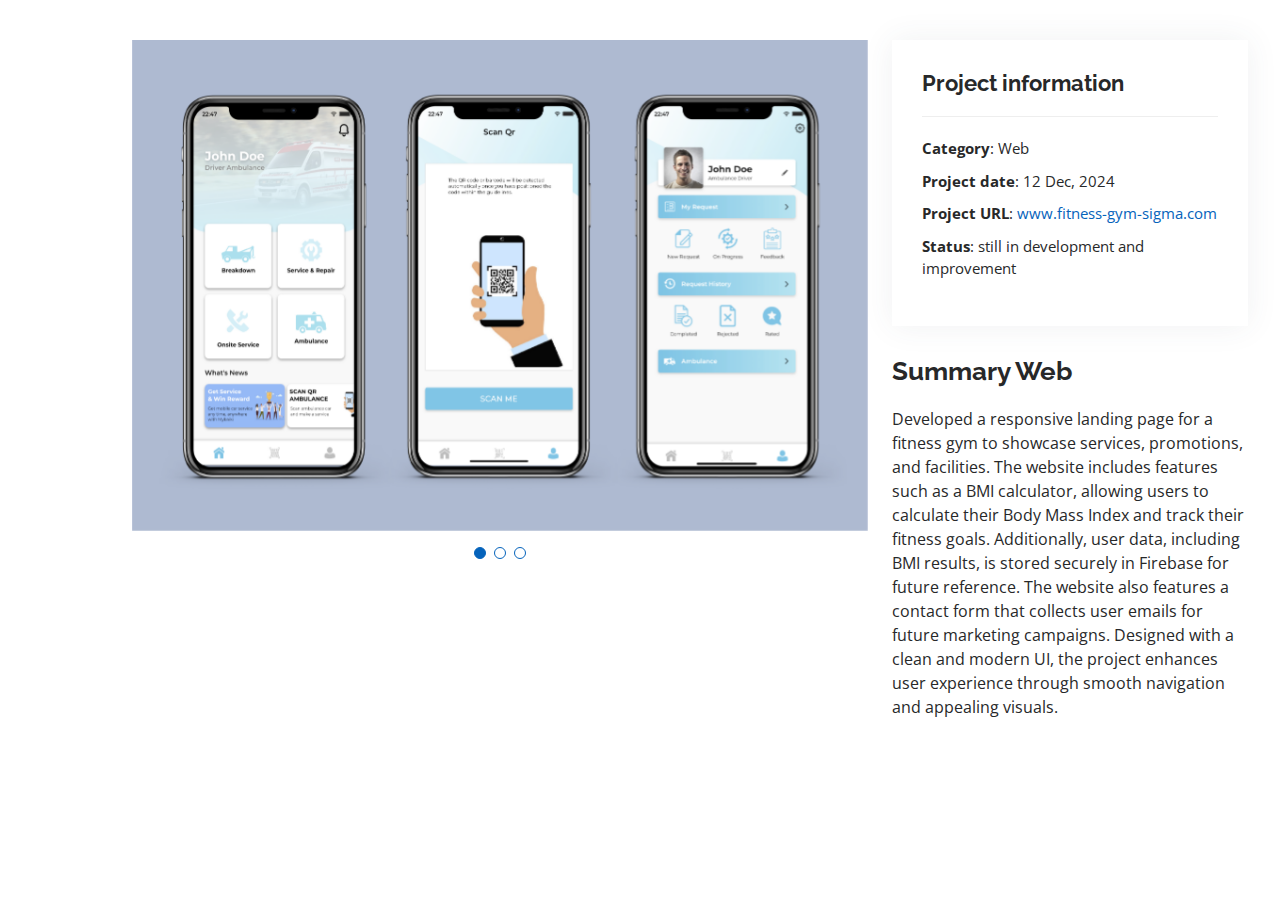
<file: portfolio-details-Fitness-gym.html>
<!DOCTYPE html>
<html lang="en">

<head>
  <meta charset="utf-8">
  <meta content="width=device-width, initial-scale=1.0" name="viewport">

  <title>Portfolio Details - Personal Bootstrap Template</title>
  <meta content="" name="description">
  <meta content="" name="keywords">

  <!-- Favicons -->
  <link href="assets/img/favicon.png" rel="icon">
  <link href="assets/img/apple-touch-icon.png" rel="apple-touch-icon">

  <!-- Google Fonts -->
  <link href="https://fonts.googleapis.com/css?family=Open+Sans:300,300i,400,400i,600,600i,700,700i|Raleway:300,300i,400,400i,500,500i,600,600i,700,700i|Poppins:300,300i,400,400i,500,500i,600,600i,700,700i" rel="stylesheet">

  <!-- Vendor CSS Files -->
  <link href="assets/vendor/aos/aos.css" rel="stylesheet">
  <link href="assets/vendor/bootstrap/css/bootstrap.min.css" rel="stylesheet">
  <link href="assets/vendor/bootstrap-icons/bootstrap-icons.css" rel="stylesheet">
  <link href="assets/vendor/boxicons/css/boxicons.min.css" rel="stylesheet">
  <link href="assets/vendor/glightbox/css/glightbox.min.css" rel="stylesheet">
  <link href="assets/vendor/swiper/swiper-bundle.min.css" rel="stylesheet">

  <!-- Template Main CSS File -->
  <link href="assets/css/style.css" rel="stylesheet">

</head>

<body>

  <main id="main">

    <!-- ======= Portfolio Details Section ======= -->
    <section id="portfolio-details" class="portfolio-details">
      <div class="container">

        <div class="row gy-4">

          <div class="col-lg-8">
            <div class="portfolio-details-slider swiper">
              <div class="swiper-wrapper align-items-center">

                <div class="swiper-slide">
                  <img src="assets/img/portfolio/mybaiki-wireframe.png" alt="">
                </div>

                <div class="swiper-slide">
                  <img src="assets/img/portfolio/mybaiki-wireframe.png" alt="">
                </div>

                <div class="swiper-slide">
                  <img src="assets/img/portfolio/mybaiki-wireframe.png" alt="">
                </div>

              </div>
              <div class="swiper-pagination"></div>
            </div>
          </div>

          <div class="col-lg-4">
            <div class="portfolio-info">
              <h3>Project information</h3>
              <ul>
                <li><strong>Category</strong>: Web</li>
                <li><strong>Project date</strong>: 12 Dec, 2024</li>
                <li><strong>Project URL</strong>: <a href="https://fitness-gym-sigma.vercel.app/">www.fitness-gym-sigma.com</a></li>
                <li><strong>Status</strong>: still in development and improvement</li>
              </ul>
            </div>
            <div class="portfolio-description">
              <h2>Summary Web</h2>
              <p>
                Developed a responsive landing page for a fitness gym to showcase services, promotions, and facilities. The website includes features such as a BMI calculator, allowing users to calculate their Body Mass Index and track their fitness goals. Additionally, user data, including BMI results, is stored securely in Firebase for future reference. The website also features a contact form that collects user emails for future marketing campaigns. Designed with a clean and modern UI, the project enhances user experience through smooth navigation and appealing visuals.
              </p>
            </div>
          </div>

        </div>

      </div>
    </section><!-- End Portfolio Details Section -->

  </main><!-- End #main -->

  <div id="preloader"></div>
  <a href="#" class="back-to-top d-flex align-items-center justify-content-center"><i class="bi bi-arrow-up-short"></i></a>

  <!-- Vendor JS Files -->
  <script src="assets/vendor/purecounter/purecounter_vanilla.js"></script>
  <script src="assets/vendor/aos/aos.js"></script>
  <script src="assets/vendor/bootstrap/js/bootstrap.bundle.min.js"></script>
  <script src="assets/vendor/glightbox/js/glightbox.min.js"></script>
  <script src="assets/vendor/isotope-layout/isotope.pkgd.min.js"></script>
  <script src="assets/vendor/swiper/swiper-bundle.min.js"></script>
  <script src="assets/vendor/typed.js/typed.umd.js"></script>
  <script src="assets/vendor/waypoints/noframework.waypoints.js"></script>
  <script src="assets/vendor/php-email-form/validate.js"></script>

  <!-- Template Main JS File -->
  <script src="assets/js/main.js"></script>

</body>

</html>
</file>
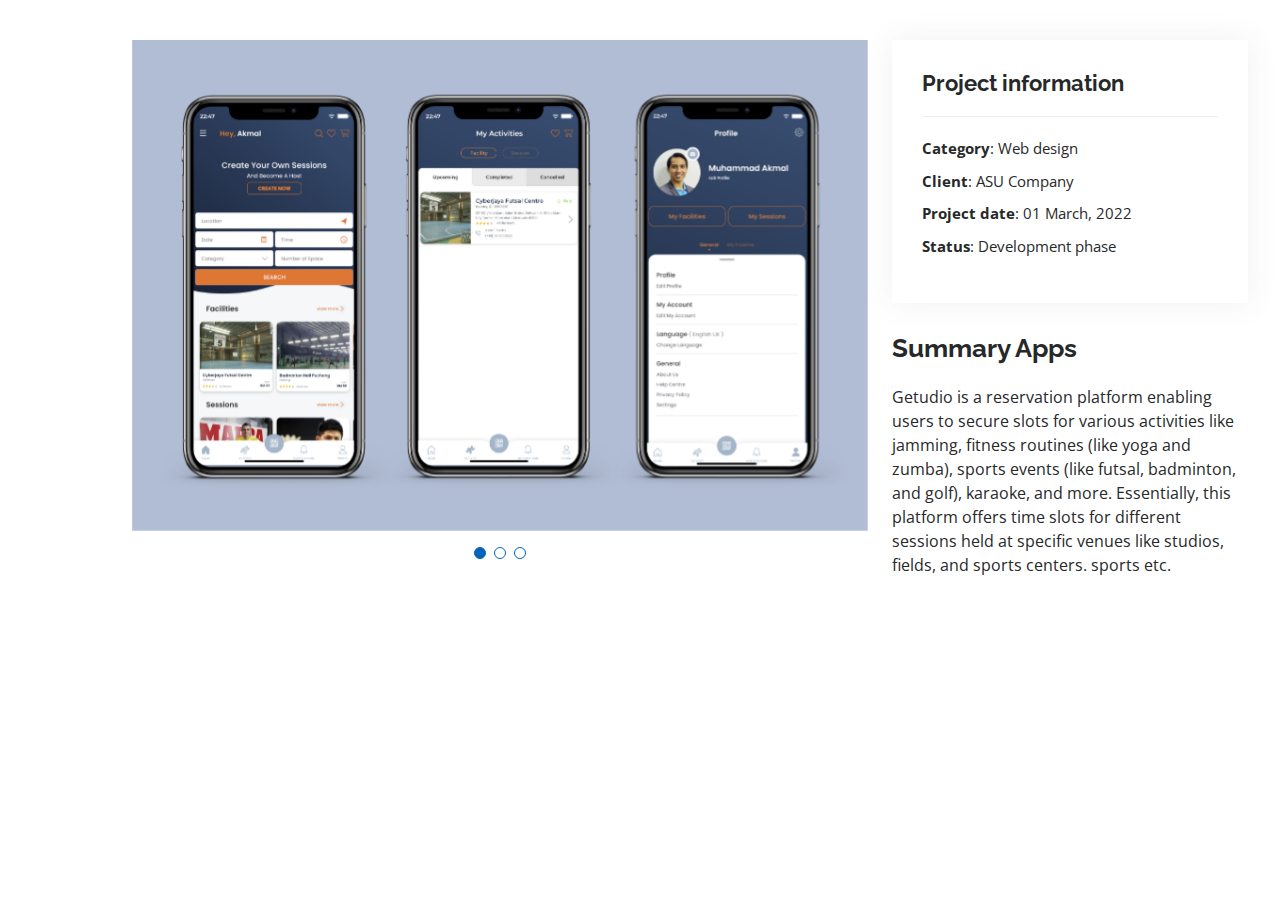
<file: portfolio-details-getudio.html>
<!DOCTYPE html>
<html lang="en">

<head>
  <meta charset="utf-8">
  <meta content="width=device-width, initial-scale=1.0" name="viewport">

  <title>Portfolio Details - Personal Bootstrap Template</title>
  <meta content="" name="description">
  <meta content="" name="keywords">

  <!-- Favicons -->
  <link href="assets/img/favicon.png" rel="icon">
  <link href="assets/img/apple-touch-icon.png" rel="apple-touch-icon">

  <!-- Google Fonts -->
  <link href="https://fonts.googleapis.com/css?family=Open+Sans:300,300i,400,400i,600,600i,700,700i|Raleway:300,300i,400,400i,500,500i,600,600i,700,700i|Poppins:300,300i,400,400i,500,500i,600,600i,700,700i" rel="stylesheet">

  <!-- Vendor CSS Files -->
  <link href="assets/vendor/aos/aos.css" rel="stylesheet">
  <link href="assets/vendor/bootstrap/css/bootstrap.min.css" rel="stylesheet">
  <link href="assets/vendor/bootstrap-icons/bootstrap-icons.css" rel="stylesheet">
  <link href="assets/vendor/boxicons/css/boxicons.min.css" rel="stylesheet">
  <link href="assets/vendor/glightbox/css/glightbox.min.css" rel="stylesheet">
  <link href="assets/vendor/swiper/swiper-bundle.min.css" rel="stylesheet">

  <!-- Template Main CSS File -->
  <link href="assets/css/style.css" rel="stylesheet">
</head>

<body>

  <main id="main">

    <!-- ======= Portfolio Details Section ======= -->
    <section id="portfolio-details" class="portfolio-details">
      <div class="container">

        <div class="row gy-4">

          <div class="col-lg-8">
            <div class="portfolio-details-slider swiper">
              <div class="swiper-wrapper align-items-center">

                <div class="swiper-slide">
                  <img src="assets/img/portfolio/getudio-wireframe.png" alt="">
                </div>

                <div class="swiper-slide">
                  <img src="assets/img/portfolio/getudio-wireframe.png" alt="">
                </div>

                <div class="swiper-slide">
                  <img src="assets/img/portfolio/getudio-wireframe.png" alt="">
                </div>

              </div>
              <div class="swiper-pagination"></div>
            </div>
          </div>

          <div class="col-lg-4">
            <div class="portfolio-info">
              <h3>Project information</h3>
              <ul>
                <li><strong>Category</strong>: Web design</li>
                <li><strong>Client</strong>: ASU Company</li>
                <li><strong>Project date</strong>: 01 March, 2022</li>
                <li><strong>Status</strong>: Development phase</li>
              </ul>
            </div>
            <div class="portfolio-description">
              <h2>Summary Apps</h2>
              <p>
              Getudio is a reservation platform enabling users to secure slots for various activities like jamming, fitness routines
              (like yoga and zumba), sports events (like futsal, badminton, and golf), karaoke, and more. Essentially, this platform
              offers time slots for different sessions held at specific venues like studios, fields, and sports centers.
              sports etc.

              </p>
            </div>
          </div>

        </div>

      </div>
    </section><!-- End Portfolio Details Section -->

  </main><!-- End #main -->

  <div id="preloader"></div>
  <a href="#" class="back-to-top d-flex align-items-center justify-content-center"><i class="bi bi-arrow-up-short"></i></a>

  <!-- Vendor JS Files -->
  <script src="assets/vendor/purecounter/purecounter_vanilla.js"></script>
  <script src="assets/vendor/aos/aos.js"></script>
  <script src="assets/vendor/bootstrap/js/bootstrap.bundle.min.js"></script>
  <script src="assets/vendor/glightbox/js/glightbox.min.js"></script>
  <script src="assets/vendor/isotope-layout/isotope.pkgd.min.js"></script>
  <script src="assets/vendor/swiper/swiper-bundle.min.js"></script>
  <script src="assets/vendor/typed.js/typed.umd.js"></script>
  <script src="assets/vendor/waypoints/noframework.waypoints.js"></script>
  <script src="assets/vendor/php-email-form/validate.js"></script>

  <!-- Template Main JS File -->
  <script src="assets/js/main.js"></script>

</body>

</html>
</file>
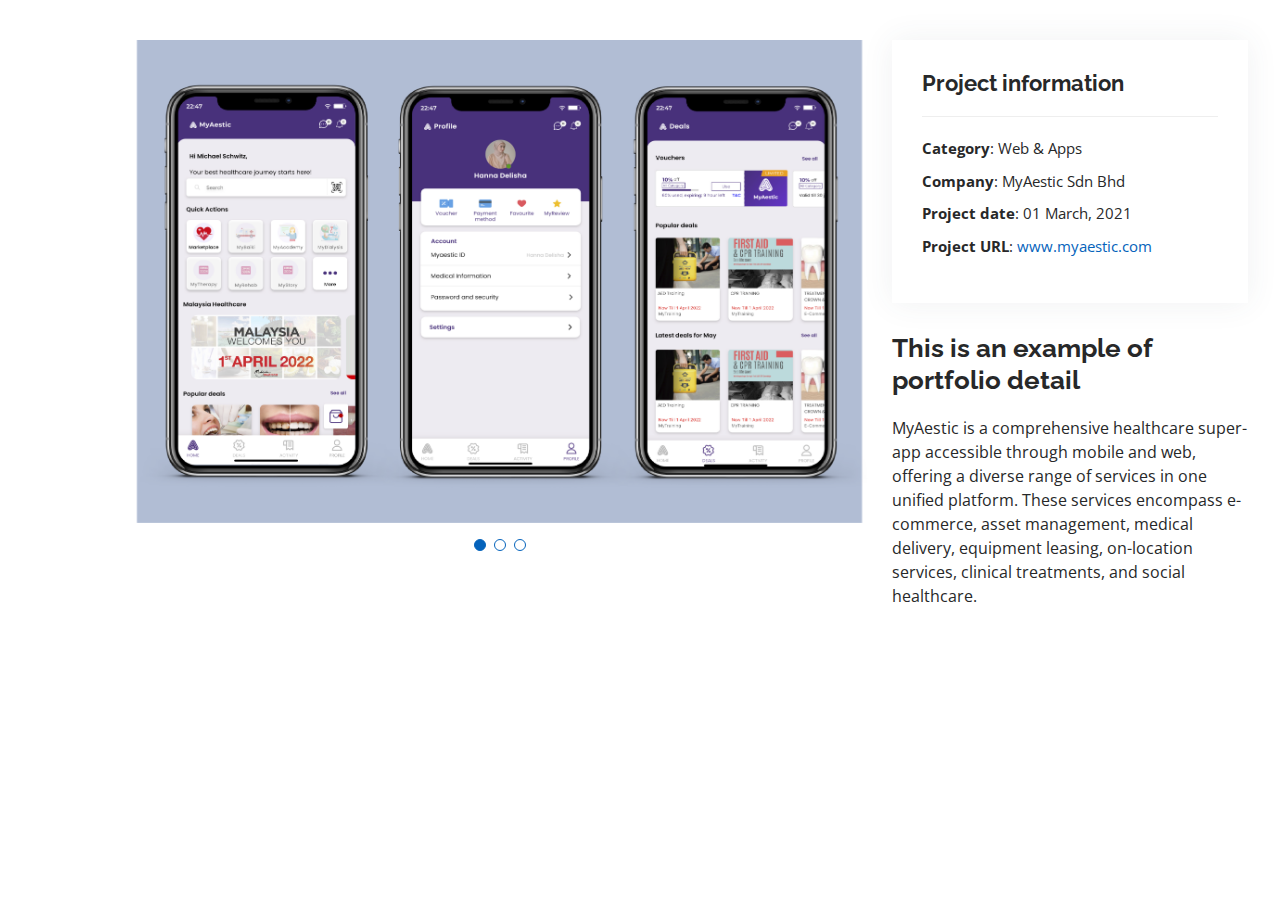
<file: portfolio-details-myaestic.html>
<!DOCTYPE html>
<html lang="en">

<head>
  <meta charset="utf-8">
  <meta content="width=device-width, initial-scale=1.0" name="viewport">

  <title>Portfolio Details - Personal Bootstrap Template</title>
  <meta content="" name="description">
  <meta content="" name="keywords">

  <!-- Favicons -->
  <link href="assets/img/favicon.png" rel="icon">
  <link href="assets/img/apple-touch-icon.png" rel="apple-touch-icon">

  <!-- Google Fonts -->
  <link href="https://fonts.googleapis.com/css?family=Open+Sans:300,300i,400,400i,600,600i,700,700i|Raleway:300,300i,400,400i,500,500i,600,600i,700,700i|Poppins:300,300i,400,400i,500,500i,600,600i,700,700i" rel="stylesheet">

  <!-- Vendor CSS Files -->
  <link href="assets/vendor/aos/aos.css" rel="stylesheet">
  <link href="assets/vendor/bootstrap/css/bootstrap.min.css" rel="stylesheet">
  <link href="assets/vendor/bootstrap-icons/bootstrap-icons.css" rel="stylesheet">
  <link href="assets/vendor/boxicons/css/boxicons.min.css" rel="stylesheet">
  <link href="assets/vendor/glightbox/css/glightbox.min.css" rel="stylesheet">
  <link href="assets/vendor/swiper/swiper-bundle.min.css" rel="stylesheet">

  <!-- Template Main CSS File -->
  <link href="assets/css/style.css" rel="stylesheet">

</head>

<body>

  <main id="main">

    <!-- ======= Portfolio Details Section ======= -->
    <section id="portfolio-details" class="portfolio-details">
      <div class="container">

        <div class="row gy-4">

          <div class="col-lg-8">
            <div class="portfolio-details-slider swiper">
              <div class="swiper-wrapper align-items-center">

                <div class="swiper-slide">
                  <img src="assets/img/portfolio/MyAestic.png" alt="">
                </div>

                <div class="swiper-slide">
                  <img src="assets/img/portfolio/MyAestic.png" alt="">
                </div>

                <div class="swiper-slide">
                  <img src="assets/img/portfolio/MyAestic.png" alt="">
                </div>

              </div>
              <div class="swiper-pagination"></div>
            </div>
          </div>

          <div class="col-lg-4">
            <div class="portfolio-info">
              <h3>Project information</h3>
              <ul>
                <li><strong>Category</strong>: Web & Apps</li>
                <li><strong>Company</strong>: MyAestic Sdn Bhd</li>
                <li><strong>Project date</strong>: 01 March, 2021</li>
                <li><strong>Project URL</strong>: <a href="https://www.myaestic.com/">www.myaestic.com</a></li>
              </ul>
            </div>
            <div class="portfolio-description">
              <h2>This is an example of portfolio detail</h2>
              <p>
                MyAestic is a comprehensive healthcare super-app accessible through mobile and web, offering a diverse range of services
                in one unified platform. These services encompass e-commerce, asset management, medical delivery, equipment leasing,
                on-location services, clinical treatments, and social healthcare.
              </p>
            </div>
          </div>

        </div>

      </div>
    </section><!-- End Portfolio Details Section -->

  </main><!-- End #main -->

  <div id="preloader"></div>
  <a href="#" class="back-to-top d-flex align-items-center justify-content-center"><i class="bi bi-arrow-up-short"></i></a>

  <!-- Vendor JS Files -->
  <script src="assets/vendor/purecounter/purecounter_vanilla.js"></script>
  <script src="assets/vendor/aos/aos.js"></script>
  <script src="assets/vendor/bootstrap/js/bootstrap.bundle.min.js"></script>
  <script src="assets/vendor/glightbox/js/glightbox.min.js"></script>
  <script src="assets/vendor/isotope-layout/isotope.pkgd.min.js"></script>
  <script src="assets/vendor/swiper/swiper-bundle.min.js"></script>
  <script src="assets/vendor/typed.js/typed.umd.js"></script>
  <script src="assets/vendor/waypoints/noframework.waypoints.js"></script>
  <script src="assets/vendor/php-email-form/validate.js"></script>

  <!-- Template Main JS File -->
  <script src="assets/js/main.js"></script>

</body>

</html>
</file>
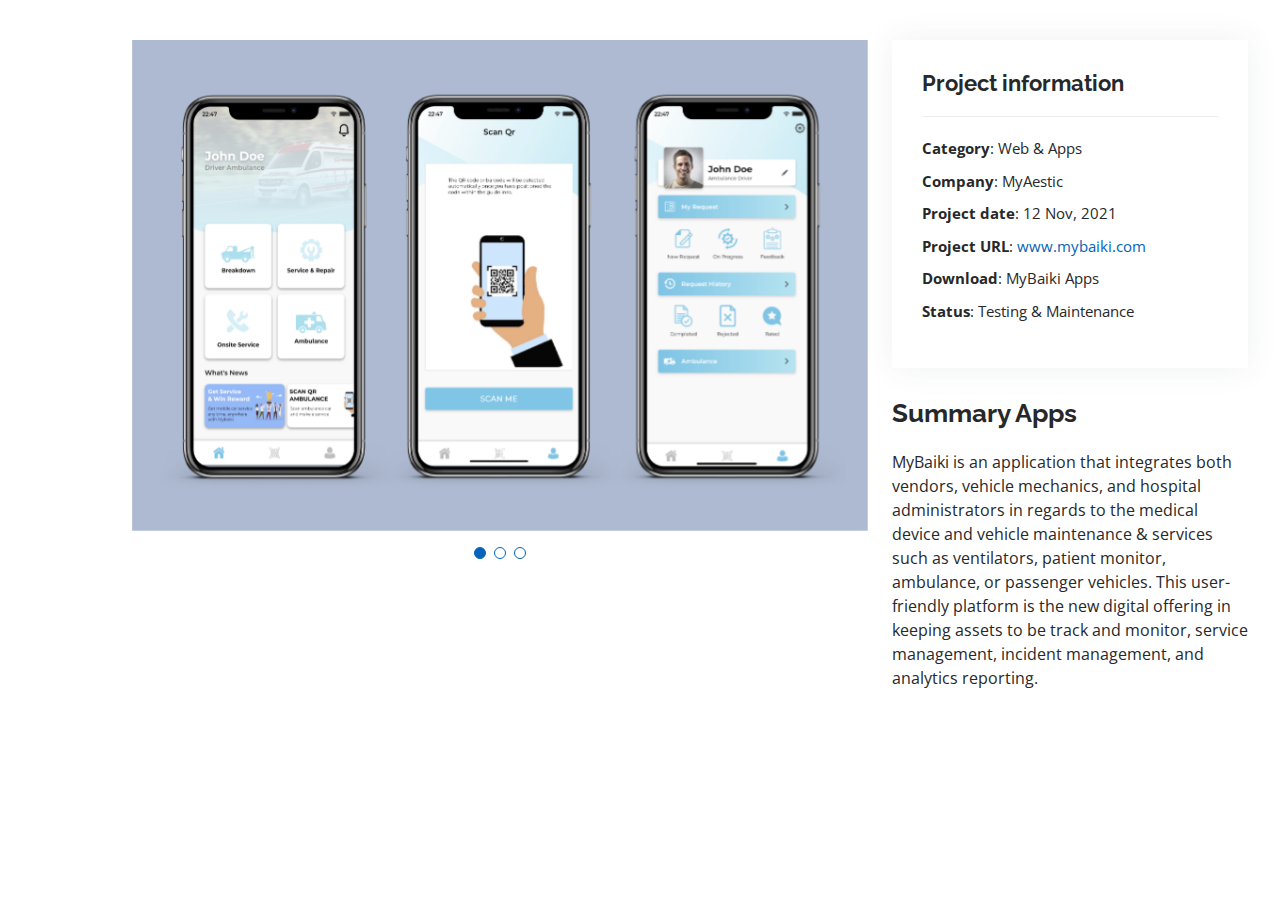
<file: portfolio-details-mybaiki.html>
<!DOCTYPE html>
<html lang="en">

<head>
  <meta charset="utf-8">
  <meta content="width=device-width, initial-scale=1.0" name="viewport">

  <title>Portfolio Details - Personal Bootstrap Template</title>
  <meta content="" name="description">
  <meta content="" name="keywords">

  <!-- Favicons -->
  <link href="assets/img/favicon.png" rel="icon">
  <link href="assets/img/apple-touch-icon.png" rel="apple-touch-icon">

  <!-- Google Fonts -->
  <link href="https://fonts.googleapis.com/css?family=Open+Sans:300,300i,400,400i,600,600i,700,700i|Raleway:300,300i,400,400i,500,500i,600,600i,700,700i|Poppins:300,300i,400,400i,500,500i,600,600i,700,700i" rel="stylesheet">

  <!-- Vendor CSS Files -->
  <link href="assets/vendor/aos/aos.css" rel="stylesheet">
  <link href="assets/vendor/bootstrap/css/bootstrap.min.css" rel="stylesheet">
  <link href="assets/vendor/bootstrap-icons/bootstrap-icons.css" rel="stylesheet">
  <link href="assets/vendor/boxicons/css/boxicons.min.css" rel="stylesheet">
  <link href="assets/vendor/glightbox/css/glightbox.min.css" rel="stylesheet">
  <link href="assets/vendor/swiper/swiper-bundle.min.css" rel="stylesheet">

  <!-- Template Main CSS File -->
  <link href="assets/css/style.css" rel="stylesheet">

</head>

<body>

  <main id="main">

    <!-- ======= Portfolio Details Section ======= -->
    <section id="portfolio-details" class="portfolio-details">
      <div class="container">

        <div class="row gy-4">

          <div class="col-lg-8">
            <div class="portfolio-details-slider swiper">
              <div class="swiper-wrapper align-items-center">

                <div class="swiper-slide">
                  <img src="assets/img/portfolio/mybaiki-wireframe.png" alt="">
                </div>

                <div class="swiper-slide">
                  <img src="assets/img/portfolio/mybaiki-wireframe.png" alt="">
                </div>

                <div class="swiper-slide">
                  <img src="assets/img/portfolio/mybaiki-wireframe.png" alt="">
                </div>

              </div>
              <div class="swiper-pagination"></div>
            </div>
          </div>

          <div class="col-lg-4">
            <div class="portfolio-info">
              <h3>Project information</h3>
              <ul>
                <li><strong>Category</strong>: Web & Apps</li>
                <li><strong>Company</strong>: MyAestic</li>
                <li><strong>Project date</strong>: 12 Nov, 2021</li>
                <li><strong>Project URL</strong>: <a href="https://www.mybaiki.com/signin">www.mybaiki.com</a></li>
                <li><strong>Download</strong>: MyBaiki Apps</a></li>
                <li><strong>Status</strong>: Testing & Maintenance</li>
              </ul>
            </div>
            <div class="portfolio-description">
              <h2>Summary Apps</h2>
              <p>
                MyBaiki is an application that integrates both vendors, vehicle mechanics, and hospital administrators in regards to the
                medical device and vehicle maintenance & services such as ventilators, patient monitor, ambulance, or passenger
                vehicles. This user-friendly platform is the new digital offering in keeping assets to be track and monitor, service
                management, incident management, and analytics reporting.
              </p>
            </div>
          </div>

        </div>

      </div>
    </section><!-- End Portfolio Details Section -->

  </main><!-- End #main -->

  <div id="preloader"></div>
  <a href="#" class="back-to-top d-flex align-items-center justify-content-center"><i class="bi bi-arrow-up-short"></i></a>

  <!-- Vendor JS Files -->
  <script src="assets/vendor/purecounter/purecounter_vanilla.js"></script>
  <script src="assets/vendor/aos/aos.js"></script>
  <script src="assets/vendor/bootstrap/js/bootstrap.bundle.min.js"></script>
  <script src="assets/vendor/glightbox/js/glightbox.min.js"></script>
  <script src="assets/vendor/isotope-layout/isotope.pkgd.min.js"></script>
  <script src="assets/vendor/swiper/swiper-bundle.min.js"></script>
  <script src="assets/vendor/typed.js/typed.umd.js"></script>
  <script src="assets/vendor/waypoints/noframework.waypoints.js"></script>
  <script src="assets/vendor/php-email-form/validate.js"></script>

  <!-- Template Main JS File -->
  <script src="assets/js/main.js"></script>

</body>

</html>
</file>
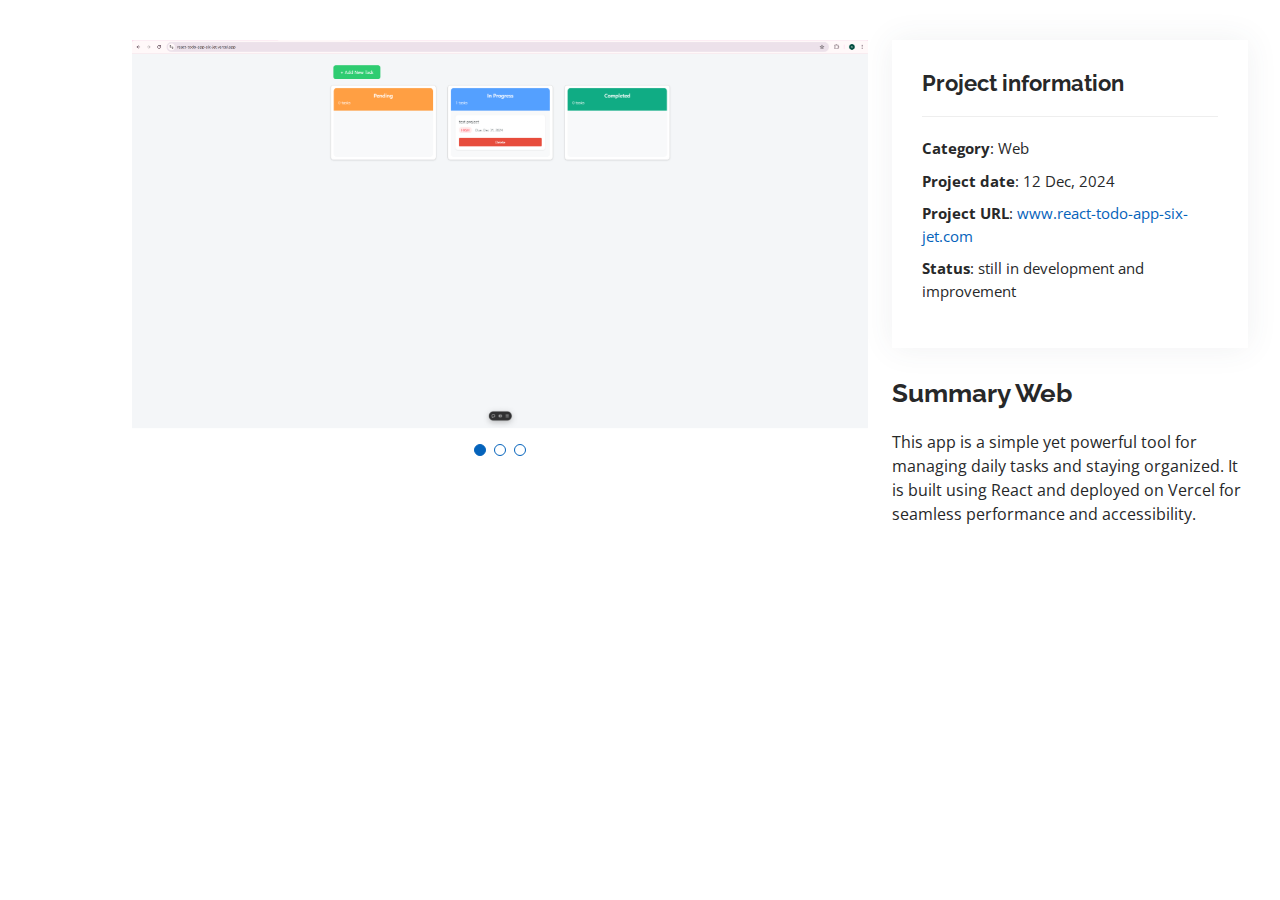
<file: portfolio-details-todoreact.html>
<!DOCTYPE html>
<html lang="en">

<head>
  <meta charset="utf-8">
  <meta content="width=device-width, initial-scale=1.0" name="viewport">

  <title>Portfolio Details - Personal Bootstrap Template</title>
  <meta content="" name="description">
  <meta content="" name="keywords">

  <!-- Favicons -->
  <link href="assets/img/favicon.png" rel="icon">
  <link href="assets/img/apple-touch-icon.png" rel="apple-touch-icon">

  <!-- Google Fonts -->
  <link href="https://fonts.googleapis.com/css?family=Open+Sans:300,300i,400,400i,600,600i,700,700i|Raleway:300,300i,400,400i,500,500i,600,600i,700,700i|Poppins:300,300i,400,400i,500,500i,600,600i,700,700i" rel="stylesheet">

  <!-- Vendor CSS Files -->
  <link href="assets/vendor/aos/aos.css" rel="stylesheet">
  <link href="assets/vendor/bootstrap/css/bootstrap.min.css" rel="stylesheet">
  <link href="assets/vendor/bootstrap-icons/bootstrap-icons.css" rel="stylesheet">
  <link href="assets/vendor/boxicons/css/boxicons.min.css" rel="stylesheet">
  <link href="assets/vendor/glightbox/css/glightbox.min.css" rel="stylesheet">
  <link href="assets/vendor/swiper/swiper-bundle.min.css" rel="stylesheet">

  <!-- Template Main CSS File -->
  <link href="assets/css/style.css" rel="stylesheet">

</head>

<body>

  <main id="main">

    <!-- ======= Portfolio Details Section ======= -->
    <section id="portfolio-details" class="portfolio-details">
      <div class="container">

        <div class="row gy-4">

          <div class="col-lg-8">
            <div class="portfolio-details-slider swiper">
              <div class="swiper-wrapper align-items-center">

                <div class="swiper-slide">
                  <img src="assets/img/portfolio/react-todo.png" alt="">
                </div>

                <div class="swiper-slide">
                  <img src="assets/img/portfolio/react-todo.png" alt="">
                </div>

                <div class="swiper-slide">
                  <img src="assets/img/portfolio/react-todo.png" alt="">
                </div>

              </div>
              <div class="swiper-pagination"></div>
            </div>
          </div>

          <div class="col-lg-4">
            <div class="portfolio-info">
              <h3>Project information</h3>
              <ul>
                <li><strong>Category</strong>: Web</li>
                <li><strong>Project date</strong>: 12 Dec, 2024</li>
                <li><strong>Project URL</strong>: <a href="https://react-todo-app-six-jet.vercel.app/">www.react-todo-app-six-jet.com</a></li>
                <li><strong>Status</strong>: still in development and improvement</li>
              </ul>
            </div>
            <div class="portfolio-description">
              <h2>Summary Web</h2>
              <p>
                This app is a simple yet powerful tool for managing daily tasks and staying organized. It is built using React and deployed on Vercel for seamless performance and accessibility.
              </p>
            </div>
          </div>

        </div>

      </div>
    </section><!-- End Portfolio Details Section -->

  </main><!-- End #main -->

  <div id="preloader"></div>
  <a href="#" class="back-to-top d-flex align-items-center justify-content-center"><i class="bi bi-arrow-up-short"></i></a>

  <!-- Vendor JS Files -->
  <script src="assets/vendor/purecounter/purecounter_vanilla.js"></script>
  <script src="assets/vendor/aos/aos.js"></script>
  <script src="assets/vendor/bootstrap/js/bootstrap.bundle.min.js"></script>
  <script src="assets/vendor/glightbox/js/glightbox.min.js"></script>
  <script src="assets/vendor/isotope-layout/isotope.pkgd.min.js"></script>
  <script src="assets/vendor/swiper/swiper-bundle.min.js"></script>
  <script src="assets/vendor/typed.js/typed.umd.js"></script>
  <script src="assets/vendor/waypoints/noframework.waypoints.js"></script>
  <script src="assets/vendor/php-email-form/validate.js"></script>

  <!-- Template Main JS File -->
  <script src="assets/js/main.js"></script>

</body>

</html>
</file>
<file: assets/css/style.css>
/**
* Template Name: MyResume
* Updated: Jul 27 2023 with Bootstrap v5.3.1
* Template URL: https://bootstrapmade.com/free-html-bootstrap-template-my-resume/
* Author: BootstrapMade.com
* License: https://bootstrapmade.com/license/
*/

/*--------------------------------------------------------------
# General
--------------------------------------------------------------*/
body {
  font-family: "Open Sans", sans-serif;
  color: #272829;
}

a {
  color: #0563bb;
  text-decoration: none;
}

a:hover {
  color: #067ded;
  text-decoration: none;
}

h1,
h2,
h3,
h4,
h5,
h6 {
  font-family: "Raleway", sans-serif;
}

/*--------------------------------------------------------------
# Back to top button
--------------------------------------------------------------*/
.back-to-top {
  position: fixed;
  visibility: hidden;
  opacity: 0;
  right: 15px;
  bottom: 15px;
  z-index: 996;
  background: #0563bb;
  width: 40px;
  height: 40px;
  border-radius: 50px;
  transition: all 0.4s;
}

.back-to-top i {
  font-size: 28px;
  color: #fff;
  line-height: 0;
}

.back-to-top:hover {
  background: #0678e3;
  color: #fff;
}

.back-to-top.active {
  visibility: visible;
  opacity: 1;
}

/*--------------------------------------------------------------
# Preloader
--------------------------------------------------------------*/
#preloader {
  position: fixed;
  top: 0;
  left: 0;
  right: 0;
  bottom: 0;
  z-index: 9999;
  overflow: hidden;
  background: #fff;
}

#preloader:before {
  content: "";
  position: fixed;
  top: calc(50% - 30px);
  left: calc(50% - 30px);
  border: 6px solid #0563bb;
  border-top-color: #fff;
  border-bottom-color: #fff;
  border-radius: 50%;
  width: 60px;
  height: 60px;
  animation: animate-preloader 1s linear infinite;
}

@keyframes animate-preloader {
  0% {
    transform: rotate(0deg);
  }

  100% {
    transform: rotate(360deg);
  }
}

/*--------------------------------------------------------------
# Disable aos animation delay on mobile devices
--------------------------------------------------------------*/
@media screen and (max-width: 768px) {
  [data-aos-delay] {
    transition-delay: 0 !important;
  }
}

/*--------------------------------------------------------------
# Header
--------------------------------------------------------------*/
#header {
  position: fixed;
  top: 0;
  left: 0;
  bottom: 0;
  z-index: 9997;
  transition: all 0.5s;
  padding: 15px;
  overflow-y: auto;
}

@media (max-width: 991px) {
  #header {
    width: 300px;
    background: #fff;
    border-right: 1px solid #e6e9ec;
    left: -300px;
  }
}

@media (min-width: 991px) {
  #main {
    margin-left: 100px;
  }
}

/*--------------------------------------------------------------
# Navigation Menu
--------------------------------------------------------------*/
/**
* Desktop Navigation 
*/
.nav-menu {
  padding: 0;
  display: block;
}

.nav-menu * {
  margin: 0;
  padding: 0;
  list-style: none;
}

.nav-menu>ul>li {
  position: relative;
  white-space: nowrap;
}

.nav-menu a,
.nav-menu a:focus {
  display: flex;
  align-items: center;
  color: #45505b;
  padding: 10px 18px;
  margin-bottom: 8px;
  transition: 0.3s;
  font-size: 15px;
  border-radius: 50px;
  background: #f2f3f5;
  height: 56px;
  width: 100%;
  overflow: hidden;
  transition: 0.3s;
}

.nav-menu a i,
.nav-menu a:focus i {
  font-size: 20px;
}

.nav-menu a span,
.nav-menu a:focus span {
  padding: 0 5px 0 7px;
  color: #45505b;
}

@media (min-width: 992px) {

  .nav-menu a,
  .nav-menu a:focus {
    width: 56px;
  }

  .nav-menu a span,
  .nav-menu a:focus span {
    display: none;
    color: #fff;
  }
}

.nav-menu a:hover,
.nav-menu .active,
.nav-menu .active:focus,
.nav-menu li:hover>a {
  color: #fff;
  background: #0563bb;
}

.nav-menu a:hover span,
.nav-menu .active span,
.nav-menu .active:focus span,
.nav-menu li:hover>a span {
  color: #fff;
}

.nav-menu a:hover,
.nav-menu li:hover>a {
  width: 100%;
  color: #fff;
}

.nav-menu a:hover span,
.nav-menu li:hover>a span {
  display: block;
}

/**
* Mobile Navigation 
*/
.mobile-nav-toggle {
  position: fixed;
  right: 10px;
  top: 10px;
  z-index: 9998;
  border: 0;
  background: none;
  font-size: 28px;
  transition: all 0.4s;
  outline: none !important;
  line-height: 0;
  cursor: pointer;
  border-radius: 50px;
  padding: 5px;
}

.mobile-nav-toggle i {
  color: #45505b;
}

.mobile-nav-active {
  overflow: hidden;
}

.mobile-nav-active #header {
  left: 0;
}

.mobile-nav-active .mobile-nav-toggle {
  color: #fff;
  background-color: #0563bb;
}

/*--------------------------------------------------------------
# Hero Section
--------------------------------------------------------------*/
#hero {
  width: 100%;
  height: 100vh;
  background: url("../img/hero-bg.jpg") top right no-repeat;
  background-size: cover;
  position: relative;
}

@media (min-width: 992px) {
  #hero {
    padding-left: 160px;
  }
}

#hero:before {
  content: "";
  background: rgba(255, 255, 255, 0.8);
  position: absolute;
  bottom: 0;
  top: 0;
  left: 0;
  right: 0;
}

#hero h1 {
  margin: 0;
  font-size: 64px;
  font-weight: 700;
  line-height: 56px;
  color: #45505b;
}

#hero p {
  color: #45505b;
  margin: 15px 0 0 0;
  font-size: 26px;
  font-family: "Poppins", sans-serif;
}

#hero p span {
  color: #0563bb;
  letter-spacing: 1px;
}

#hero .social-links {
  margin-top: 30px;
}

#hero .social-links a {
  font-size: 24px;
  display: inline-block;
  color: #45505b;
  line-height: 1;
  margin-right: 20px;
  transition: 0.3s;
}

#hero .social-links a:hover {
  color: #0563bb;
}

@media (max-width: 992px) {
  #hero {
    text-align: center;
  }

  #hero h1 {
    font-size: 32px;
    line-height: 36px;
  }

  #hero p {
    margin-top: 10px;
    font-size: 20px;
    line-height: 24px;
  }
}

/*--------------------------------------------------------------
# Sections General
--------------------------------------------------------------*/
section {
  padding: 60px 0;
  overflow: hidden;
}

.section-title {
  text-align: center;
  padding-bottom: 30px;
}

.section-title h2 {
  font-size: 32px;
  font-weight: bold;
  text-transform: uppercase;
  margin-bottom: 20px;
  padding-bottom: 20px;
  position: relative;
  color: #45505b;
}

.section-title h2::before {
  content: "";
  position: absolute;
  display: block;
  width: 120px;
  height: 1px;
  background: #ddd;
  bottom: 1px;
  left: calc(50% - 60px);
}

.section-title h2::after {
  content: "";
  position: absolute;
  display: block;
  width: 40px;
  height: 3px;
  background: #0563bb;
  bottom: 0;
  left: calc(50% - 20px);
}

.section-title p {
  margin-bottom: 0;
}

/*--------------------------------------------------------------
# About
--------------------------------------------------------------*/
.about .content h3 {
  font-weight: 700;
  font-size: 26px;
  color: #728394;
}

.about .content ul {
  list-style: none;
  padding: 0;
}

.about .content ul li {
  margin-bottom: 20px;
  display: flex;
  align-items: center;
}

.about .content ul strong {
  margin-right: 10px;
}

.about .content ul i {
  font-size: 16px;
  margin-right: 5px;
  color: #0563bb;
  line-height: 0;
}

.about .content p:last-child {
  margin-bottom: 0;
}

/*--------------------------------------------------------------
# Facts
--------------------------------------------------------------*/
.facts .count-box {
  padding: 30px 30px 25px 30px;
  margin-top: 30px;
  width: 100%;
  position: relative;
  text-align: center;
  background: #fff;
}

.facts .count-box i {
  position: absolute;
  top: -25px;
  left: 50%;
  transform: translateX(-50%);
  font-size: 24px;
  background: #0563bb;
  color: #fff;
  border-radius: 50px;
  display: inline-flex;
  align-items: center;
  justify-content: center;
  width: 48px;
  height: 48px;
}

.facts .count-box span {
  font-size: 36px;
  display: block;
  font-weight: 600;
  color: #011426;
}

.facts .count-box p {
  padding: 0;
  margin: 0;
  font-family: "Raleway", sans-serif;
  font-size: 14px;
}

/*--------------------------------------------------------------
# Akills
--------------------------------------------------------------*/
.skills .progress {
  height: 60px;
  display: block;
  background: none;
  border-radius: 0;
}

.skills .progress .skill {
  padding: 10px 0;
  margin: 0;
  text-transform: uppercase;
  display: block;
  font-weight: 600;
  font-family: "Poppins", sans-serif;
  color: #45505b;
}

.skills .progress .skill .val {
  float: right;
  font-style: normal;
}

.skills .progress-bar-wrap {
  background: #f2f3f5;
}

.skills .progress-bar {
  width: 1px;
  height: 10px;
  transition: 0.9s;
  background-color: #0563bb;
}

/*--------------------------------------------------------------
# Resume
--------------------------------------------------------------*/
.resume .resume-title {
  font-size: 26px;
  font-weight: 700;
  margin-top: 20px;
  margin-bottom: 20px;
  color: #45505b;
}

.resume .resume-item {
  padding: 0 0 20px 20px;
  margin-top: -2px;
  border-left: 2px solid #0563bb;
  position: relative;
}

.resume .resume-item h4 {
  line-height: 18px;
  font-size: 18px;
  font-weight: 600;
  text-transform: uppercase;
  font-family: "Poppins", sans-serif;
  color: #0563bb;
  margin-bottom: 10px;
}

.resume .resume-item h5 {
  font-size: 16px;
  background: #f7f8f9;
  padding: 5px 15px;
  display: inline-block;
  font-weight: 600;
  margin-bottom: 10px;
}

.resume .resume-item ul {
  padding-left: 20px;
}

.resume .resume-item ul li {
  padding-bottom: 10px;
}

.resume .resume-item:last-child {
  padding-bottom: 0;
}

.resume .resume-item::before {
  content: "";
  position: absolute;
  width: 16px;
  height: 16px;
  border-radius: 50px;
  left: -9px;
  top: 0;
  background: #fff;
  border: 2px solid #0563bb;
}

/*--------------------------------------------------------------
# Portfolio
--------------------------------------------------------------*/
.portfolio .portfolio-item {
  margin-bottom: 30px;
}

.portfolio #portfolio-flters {
  padding: 0;
  margin: 0 auto 25px auto;
  list-style: none;
  text-align: center;
  background: #fff;
  border-radius: 50px;
  padding: 2px 15px;
}

.portfolio #portfolio-flters li {
  cursor: pointer;
  display: inline-block;
  padding: 10px 15px;
  font-size: 14px;
  font-weight: 600;
  line-height: 1;
  text-transform: uppercase;
  color: #272829;
  margin-bottom: 5px;
  transition: all 0.3s ease-in-out;
}

.portfolio #portfolio-flters li:hover,
.portfolio #portfolio-flters li.filter-active {
  color: #0563bb;
}

.portfolio #portfolio-flters li:last-child {
  margin-right: 0;
}

.portfolio .portfolio-wrap {
  transition: 0.3s;
  position: relative;
  overflow: hidden;
  z-index: 1;
  background: rgba(69, 80, 91, 0.8);
}

.portfolio .portfolio-wrap::before {
  content: "";
  background: rgba(255, 255, 255, 0.7);
  position: absolute;
  left: 30px;
  right: 30px;
  top: 30px;
  bottom: 30px;
  transition: all ease-in-out 0.3s;
  z-index: 2;
  opacity: 0;
}

.portfolio .portfolio-wrap .portfolio-info {
  opacity: 0;
  position: absolute;
  top: 0;
  left: 0;
  right: 0;
  bottom: 0;
  text-align: center;
  z-index: 3;
  transition: all ease-in-out 0.3s;
  display: flex;
  flex-direction: column;
  justify-content: center;
  align-items: center;
}

.portfolio .portfolio-wrap .portfolio-info::before {
  display: block;
  content: "";
  width: 48px;
  height: 48px;
  position: absolute;
  top: 35px;
  left: 35px;
  border-top: 3px solid #d7dce1;
  border-left: 3px solid #d7dce1;
  transition: all 0.5s ease 0s;
  z-index: 9994;
}

.portfolio .portfolio-wrap .portfolio-info::after {
  display: block;
  content: "";
  width: 48px;
  height: 48px;
  position: absolute;
  bottom: 35px;
  right: 35px;
  border-bottom: 3px solid #d7dce1;
  border-right: 3px solid #d7dce1;
  transition: all 0.5s ease 0s;
  z-index: 9994;
}

.portfolio .portfolio-wrap .portfolio-info h4 {
  font-size: 20px;
  color: #45505b;
  font-weight: 600;
}

.portfolio .portfolio-wrap .portfolio-info p {
  color: #45505b;
  font-size: 14px;
  text-transform: uppercase;
  padding: 0;
  margin: 0;
}

.portfolio .portfolio-wrap .portfolio-links {
  text-align: center;
  z-index: 4;
}

.portfolio .portfolio-wrap .portfolio-links a {
  color: #45505b;
  margin: 0 2px;
  font-size: 28px;
  display: inline-block;
  transition: 0.3s;
}

.portfolio .portfolio-wrap .portfolio-links a:hover {
  color: #148af9;
}

.portfolio .portfolio-wrap:hover::before {
  top: 0;
  left: 0;
  right: 0;
  bottom: 0;
  opacity: 1;
}

.portfolio .portfolio-wrap:hover .portfolio-info {
  opacity: 1;
}

.portfolio .portfolio-wrap:hover .portfolio-info::before {
  top: 15px;
  left: 15px;
}

.portfolio .portfolio-wrap:hover .portfolio-info::after {
  bottom: 15px;
  right: 15px;
}

/*--------------------------------------------------------------
# Portfolio Details
--------------------------------------------------------------*/
.portfolio-details {
  padding-top: 40px;
}

.portfolio-details .portfolio-details-slider img {
  width: 100%;
}

.portfolio-details .portfolio-details-slider .swiper-pagination {
  margin-top: 20px;
  position: relative;
}

.portfolio-details .portfolio-details-slider .swiper-pagination .swiper-pagination-bullet {
  width: 12px;
  height: 12px;
  background-color: #fff;
  opacity: 1;
  border: 1px solid #0563bb;
}

.portfolio-details .portfolio-details-slider .swiper-pagination .swiper-pagination-bullet-active {
  background-color: #0563bb;
}

.portfolio-details .portfolio-info {
  padding: 30px;
  box-shadow: 0px 0 30px rgba(69, 80, 91, 0.08);
}

.portfolio-details .portfolio-info h3 {
  font-size: 22px;
  font-weight: 700;
  margin-bottom: 20px;
  padding-bottom: 20px;
  border-bottom: 1px solid #eee;
}

.portfolio-details .portfolio-info ul {
  list-style: none;
  padding: 0;
  font-size: 15px;
}

.portfolio-details .portfolio-info ul li+li {
  margin-top: 10px;
}

.portfolio-details .portfolio-description {
  padding-top: 30px;
}

.portfolio-details .portfolio-description h2 {
  font-size: 26px;
  font-weight: 700;
  margin-bottom: 20px;
}

.portfolio-details .portfolio-description p {
  padding: 0;
}

/*--------------------------------------------------------------
# Services
--------------------------------------------------------------*/
.services .icon-box {
  text-align: center;
  padding: 70px 20px 80px 20px;
  transition: all ease-in-out 0.3s;
  background: #fff;
  box-shadow: 0px 5px 90px 0px rgba(110, 123, 131, 0.05);
}

.services .icon-box .icon {
  margin: 0 auto;
  width: 100px;
  height: 100px;
  display: flex;
  align-items: center;
  justify-content: center;
  transition: ease-in-out 0.3s;
  position: relative;
}

.services .icon-box .icon i {
  font-size: 36px;
  transition: 0.5s;
  position: relative;
}

.services .icon-box .icon svg {
  position: absolute;
  top: 0;
  left: 0;
}

.services .icon-box .icon svg path {
  transition: 0.5s;
  fill: #f5f5f5;
}

.services .icon-box h4 {
  font-weight: 600;
  margin: 10px 0 15px 0;
  font-size: 22px;
}

.services .icon-box h4 a {
  color: #45505b;
  transition: ease-in-out 0.3s;
}

.services .icon-box p {
  line-height: 24px;
  font-size: 14px;
  margin-bottom: 0;
}

.services .icon-box:hover {
  border-color: #fff;
  box-shadow: 0px 0 35px 0 rgba(0, 0, 0, 0.08);
}

.services .iconbox-blue i {
  color: #47aeff;
}

.services .iconbox-blue:hover .icon i {
  color: #fff;
}

.services .iconbox-blue:hover .icon path {
  fill: #47aeff;
}

.services .iconbox-orange i {
  color: #ffa76e;
}

.services .iconbox-orange:hover .icon i {
  color: #fff;
}

.services .iconbox-orange:hover .icon path {
  fill: #ffa76e;
}

.services .iconbox-pink i {
  color: #e80368;
}

.services .iconbox-pink:hover .icon i {
  color: #fff;
}

.services .iconbox-pink:hover .icon path {
  fill: #e80368;
}

.services .iconbox-yellow i {
  color: #ffbb2c;
}

.services .iconbox-yellow:hover .icon i {
  color: #fff;
}

.services .iconbox-yellow:hover .icon path {
  fill: #ffbb2c;
}

.services .iconbox-red i {
  color: #ff5828;
}

.services .iconbox-red:hover .icon i {
  color: #fff;
}

.services .iconbox-red:hover .icon path {
  fill: #ff5828;
}

.services .iconbox-teal i {
  color: #11dbcf;
}

.services .iconbox-teal:hover .icon i {
  color: #fff;
}

.services .iconbox-teal:hover .icon path {
  fill: #11dbcf;
}

/*--------------------------------------------------------------
# Testimonials
--------------------------------------------------------------*/
.testimonials .section-header {
  margin-bottom: 40px;
}

.testimonials .testimonials-carousel,
.testimonials .testimonials-slider {
  overflow: hidden;
}

.testimonials .testimonial-item {
  text-align: center;
}

.testimonials .testimonial-item .testimonial-img {
  width: 120px;
  border-radius: 50%;
  border: 4px solid #fff;
  margin: 0 auto;
}

.testimonials .testimonial-item h3 {
  font-size: 20px;
  font-weight: bold;
  margin: 10px 0 5px 0;
  color: #111;
}

.testimonials .testimonial-item h4 {
  font-size: 14px;
  color: #999;
  margin: 0 0 15px 0;
}

.testimonials .testimonial-item .quote-icon-left,
.testimonials .testimonial-item .quote-icon-right {
  color: #90c8fc;
  font-size: 26px;
}

.testimonials .testimonial-item .quote-icon-left {
  display: inline-block;
  left: -5px;
  position: relative;
}

.testimonials .testimonial-item .quote-icon-right {
  display: inline-block;
  right: -5px;
  position: relative;
  top: 10px;
}

.testimonials .testimonial-item p {
  font-style: italic;
  margin: 0 auto 15px auto;
}

.testimonials .swiper-pagination {
  margin-top: 20px;
  position: relative;
}

.testimonials .swiper-pagination .swiper-pagination-bullet {
  width: 12px;
  height: 12px;
  background-color: #fff;
  opacity: 1;
  border: 1px solid #0563bb;
}

.testimonials .swiper-pagination .swiper-pagination-bullet-active {
  background-color: #0563bb;
}

@media (min-width: 992px) {
  .testimonials .testimonial-item p {
    width: 80%;
  }
}

/*--------------------------------------------------------------
# Contact
--------------------------------------------------------------*/
.contact .info {
  width: 100%;
  background: #fff;
}

.contact .info i {
  font-size: 20px;
  color: #0563bb;
  float: left;
  width: 44px;
  height: 44px;
  background: #eef7ff;
  display: flex;
  justify-content: center;
  align-items: center;
  border-radius: 50px;
  transition: all 0.3s ease-in-out;
}

.contact .info h4 {
  padding: 0 0 0 60px;
  font-size: 22px;
  font-weight: 600;
  margin-bottom: 5px;
  color: #45505b;
}

.contact .info p {
  padding: 0 0 0 60px;
  margin-bottom: 0;
  font-size: 14px;
  color: #728394;
}

.contact .info .email,
.contact .info .phone {
  margin-top: 40px;
}

.contact .info .email:hover i,
.contact .info .address:hover i,
.contact .info .phone:hover i {
  background: #0563bb;
  color: #fff;
}

.contact .php-email-form {
  width: 100%;
  background: #fff;
}

.contact .php-email-form .form-group {
  padding-bottom: 8px;
}

.contact .php-email-form .error-message {
  display: none;
  color: #fff;
  background: #ed3c0d;
  text-align: left;
  padding: 15px;
  font-weight: 600;
}

.contact .php-email-form .error-message br+br {
  margin-top: 25px;
}

.contact .php-email-form .sent-message {
  display: none;
  color: #fff;
  background: #18d26e;
  text-align: center;
  padding: 15px;
  font-weight: 600;
}

.contact .php-email-form .loading {
  display: none;
  background: #fff;
  text-align: center;
  padding: 15px;
}

.contact .php-email-form .loading:before {
  content: "";
  display: inline-block;
  border-radius: 50%;
  width: 24px;
  height: 24px;
  margin: 0 10px -6px 0;
  border: 3px solid #18d26e;
  border-top-color: #eee;
  animation: animate-loading 1s linear infinite;
}

.contact .php-email-form input,
.contact .php-email-form textarea {
  border-radius: 4px;
  box-shadow: none;
  font-size: 14px;
}

.contact .php-email-form input[type=text],
.contact .php-email-form input[type=email] {
  height: 44px;
}

.contact .php-email-form textarea {
  padding: 10px 12px;
}

.contact .php-email-form button[type=submit] {
  background: #0563bb;
  border: 0;
  padding: 10px 35px;
  color: #fff;
  transition: 0.4s;
  border-radius: 50px;
}

.contact .php-email-form button[type=submit]:hover {
  background: #0678e3;
}

@keyframes animate-loading {
  0% {
    transform: rotate(0deg);
  }

  100% {
    transform: rotate(360deg);
  }
}

/*--------------------------------------------------------------
# Footer
--------------------------------------------------------------*/
#footer {
  background: #f7f8f9;
  color: #45505b;
  font-size: 14px;
  text-align: center;
  padding: 30px 0;
}

#footer h3 {
  font-size: 36px;
  font-weight: 700;
  position: relative;
  font-family: "Poppins", sans-serif;
  padding: 0;
  margin: 0 0 15px 0;
}

#footer p {
  font-size: 15;
  font-style: italic;
  padding: 0;
  margin: 0 0 40px 0;
}

#footer .social-links {
  margin: 0 0 40px 0;
}

#footer .social-links a {
  font-size: 18px;
  display: inline-block;
  background: #0563bb;
  color: #fff;
  line-height: 1;
  padding: 8px 0;
  margin-right: 4px;
  border-radius: 50%;
  text-align: center;
  width: 36px;
  height: 36px;
  transition: 0.3s;
}

#footer .social-links a:hover {
  background: #0678e3;
  color: #fff;
  text-decoration: none;
}

#footer .copyright {
  margin: 0 0 5px 0;
}

#footer .credits {
  font-size: 13px;
}
/*-----------------Footer-----------*/
.site-footer {
  background-color: #26272b;
  padding: 45px 0 20px;
  font-size: 15px;
  line-height: 24px;
  color: #737373;
}

.site-footer hr {
  border-top-color: #bbb;
  opacity: 0.5
}

.site-footer hr.small {
  margin: 20px 0
}

.site-footer h6 {
  color: #fff;
  font-size: 16px;
  text-transform: uppercase;
  margin-top: 5px;
  letter-spacing: 2px
}

.site-footer a {
  color: #737373;
}

.site-footer a:hover {
  color: #3366cc;
  text-decoration: none;
}

.footer-links {
  padding-left: 0;
  list-style: none
}

.footer-links li {
  display: block
}

.footer-links a {
  color: #737373
}

.footer-links a:active,
.footer-links a:focus,
.footer-links a:hover {
  color: #3366cc;
  text-decoration: none;
}

.footer-links.inline li {
  display: inline-block
}

.site-footer .social-icons {
  text-align: right
}

.site-footer .social-icons a {
  width: 40px;
  height: 40px;
  line-height: 40px;
  margin-left: 6px;
  margin-right: 0;
  border-radius: 100%;
  background-color: #33353d
}

.copyright-text {
  margin: 0
}

@media (max-width:991px) {
  .site-footer [class^=col-] {
    margin-bottom: 30px
  }
}

@media (max-width:767px) {
  .site-footer {
    padding-bottom: 0
  }

  .site-footer .copyright-text,
  .site-footer .social-icons {
    text-align: center
  }
}

.social-icons {
  padding-left: 0;
  margin-bottom: 0;
  list-style: none
}

.social-icons li {
  display: inline-block;
  margin-bottom: 4px
}

.social-icons li.title {
  margin-right: 15px;
  text-transform: uppercase;
  color: #96a2b2;
  font-weight: 700;
  font-size: 13px
}

.social-icons a {
  background-color: #eceeef;
  color: #818a91;
  font-size: 16px;
  display: inline-block;
  line-height: 44px;
  width: 44px;
  height: 44px;
  text-align: center;
  margin-right: 8px;
  border-radius: 100%;
  -webkit-transition: all .2s linear;
  -o-transition: all .2s linear;
  transition: all .2s linear
}

.social-icons a:active,
.social-icons a:focus,
.social-icons a:hover {
  color: #fff;
  background-color: #29aafe
}

.social-icons.size-sm a {
  line-height: 34px;
  height: 34px;
  width: 34px;
  font-size: 14px
}

.social-icons a.facebook:hover {
  background-color: #3b5998
}

.social-icons a.twitter:hover {
  background-color: #00aced
}

.social-icons a.linkedin:hover {
  background-color: #007bb6
}

.social-icons a.dribbble:hover {
  background-color: #ea4c89
}

@media (max-width:767px) {
  .social-icons li.title {
    display: block;
    margin-right: 0;
    font-weight: 600
  }
}

/*---slider icon*/


.imga {
  width: 100px;
  height: 100px;
  animation: scroll 60s linear infinite;
}

.slide-track {
  width: 100%;
  display: flex;
  gap: 3em;
  overflow: hidden;
}

.slider {
  margin-top: 10px;
  background-color: whitesmoke;
  padding: 4em 2em;

}

@keyframes scroll {
  0% {
    transform: translateX(0);
  }

  100% {
    transform: translatex(-1000%)
  }
}

/*---button--*/

.button {
  display: inline-block;
  position: relative;
  z-index: 1;
  overflow: hidden;
  text-decoration: none;
  font-family: sans-serif;
  font-weight: 200;
  font-size: 1em;
  padding: 0.50em 1em;
  color: blue;
  border: 0.15em solid blue;
  border-radius: calc(0.75em + 0.5em + 0.15em);
  transition: 4s;
}

.button:before,
.button:after {
  content: "";
  position: absolute;
  top: -1.5em;
  z-index: -1;
  width: 200%;
  aspect-ratio: 1;
  border: none;
  border-radius: 40%;
  background-color: rgba(0, 0, 255, 0.25);
  transition: 4s;
}

.button:before {
  left: -80%;
  transform: translate3d(0, 5em, 0) rotate(-340deg);
}

.button:after {
  right: -80%;
  transform: translate3d(0, 5em, 0) rotate(390deg);
}

.button:hover,
.button:focus {
  color: white;
}

.button:hover:before,
.button:hover:after,
.button:focus:before,
.button:focus:after {
  transform: none;
  background-color: rgba(0, 0, 255, 0.75);
}



/*--test--*/


@keyframes slide {
  from {
    transform: translateX(0);
  }

  to {
    transform: translateX(-100%);
  }
}

.logos {
  overflow: hidden;
  padding: 60px 0;
  background: white;
  white-space: nowrap;
  position: relative;
  background-color: whitesmoke;
}

.logos:before,
.logos:after {
  position: absolute;
  top: 0;
  width: 250px;
  height: 100%;
  content: "";
  z-index: 2;
}

.logos:before {
  left: 0;
  background: linear-gradient(to left, rgba(255, 255, 255, 0), white);
}

.logos:after {
  right: 0;
  background: linear-gradient(to right, rgba(255, 255, 255, 0), white);
}

.logos:hover .logos-slide {
  animation-play-state: paused;
}

.logos-slide {
  display: inline-block;
  animation: 30s slide infinite linear;
}

.logos-slide img {
  height: 50px;
  margin: 0 40px;
}

.blur-effect {
  filter: blur(4px); /* Initial blur effect */
  transition: filter 0.3s ease; /* Smooth transition for the unblur effect */
}

.blur-effect:hover {
  filter: blur(0); /* Remove blur on hover */
}
</file>
